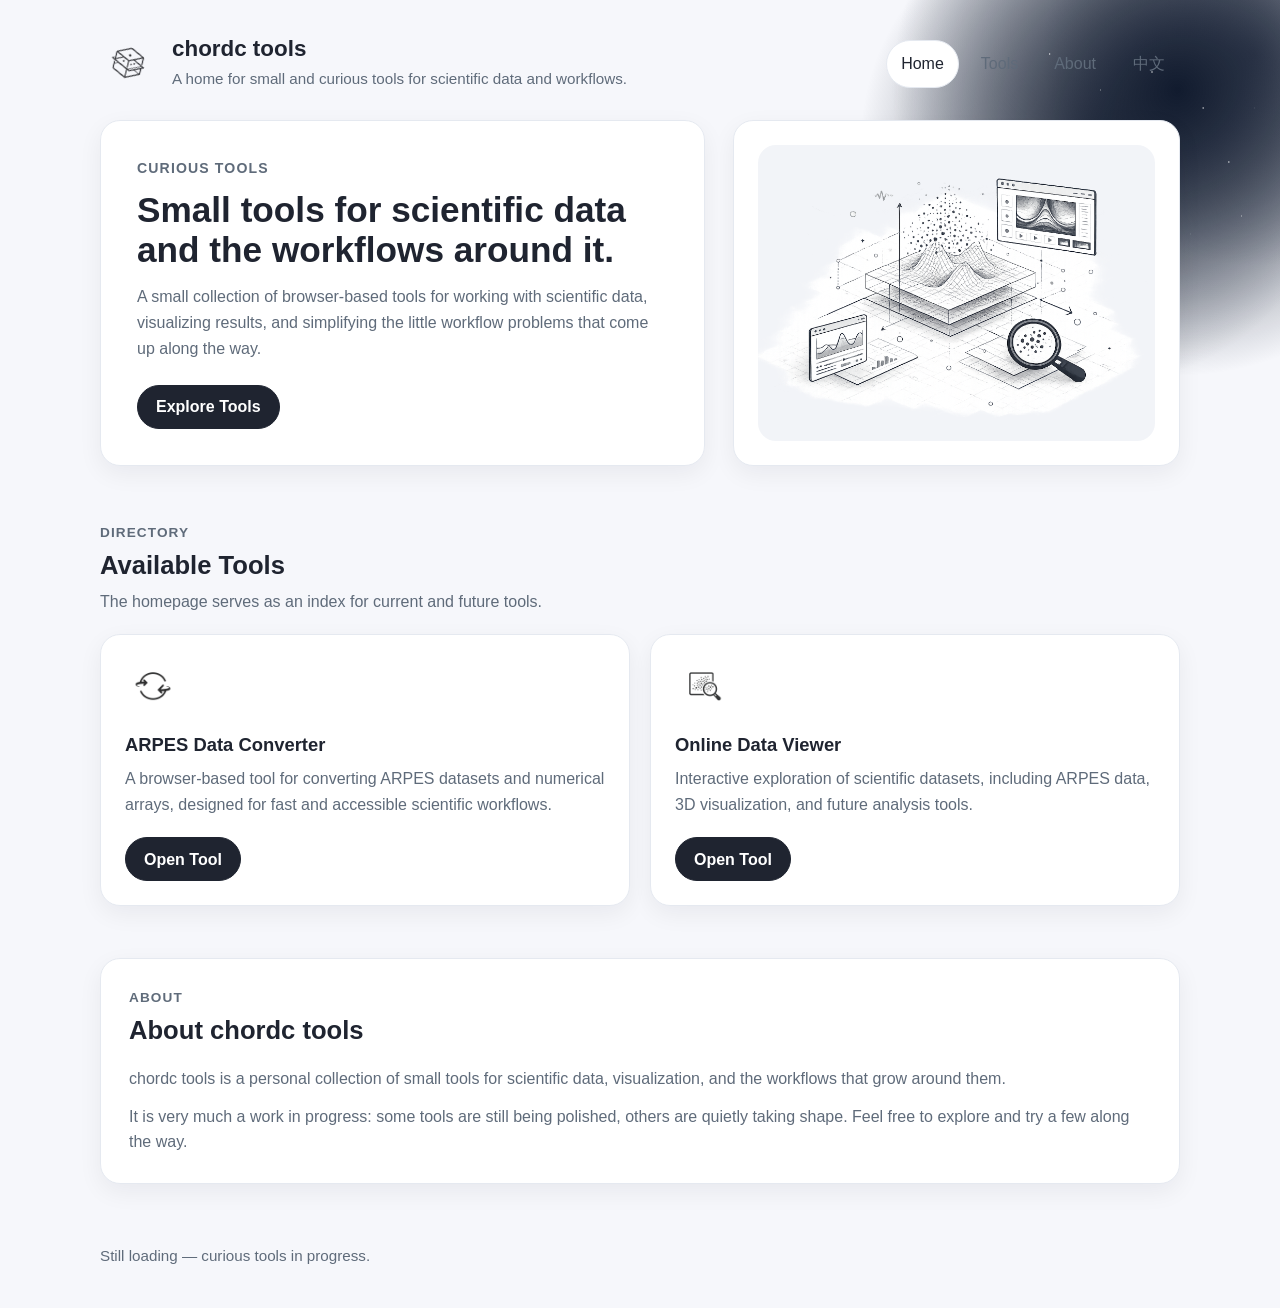
<file: index.html>
<!DOCTYPE html>
<html lang="en">
<head>
  <meta charset="UTF-8" />
  <meta name="viewport" content="width=device-width, initial-scale=1.0" />
  <title>Chordc Tools</title>
  <link rel="stylesheet" href="style.css" />
  <link rel="icon" type="image/png" href="logo.png" />
</head>
<body>
  <div class="sky-bg" aria-hidden="true">
    <div class="stars"></div>
    <div class="meteor meteor-1"></div>
    <div class="meteor meteor-2"></div>
    <div class="meteor meteor-3"></div>
    <div class="meteor meteor-4"></div>
  </div>

  <div class="site-shell">
    <header class="site-header">
      <div class="brand">
        <div class="brand-icon logo-rotator" aria-label="Site logo">
          <img id="site-logo" src="logo.png" alt="chordc tools logo" draggable="false" />
        </div>
        <div class="brand-text">
          <h1 data-en="chordc tools" data-zh="chordc tools">chordc tools</h1>
          <p
            class="site-tagline"
            data-en="A home for small and curious tools for scientific data and workflows."
            data-zh="一个收集科学数据与工作流相关有趣小工具的小站。"
          >
            A home for small and curious tools for scientific data and workflows.
          </p>
        </div>
      </div>

      <nav class="top-nav" aria-label="Main navigation">
        <a href="index.html" class="nav-link active" data-en="Home" data-zh="首页">Home</a>
        <a href="#tools" class="nav-link" data-en="Tools" data-zh="工具">Tools</a>
        <a href="#about" class="nav-link" data-en="About" data-zh="关于">About</a>
        <button id="lang-toggle" class="lang-toggle" type="button" aria-label="Switch language">
          中文
        </button>
      </nav>
    </header>

    <main>
      <section class="hero">
        <div class="hero-text">
          <p class="eyebrow" data-en="Curious Tools" data-zh="有趣小工具">Curious Tools</p>

          <h2
            class="hero-title"
            data-en="Small tools for scientific data and the workflows around it."
            data-zh="面向科学数据以及相关工作流的小工具。"
          >
            Small tools for scientific data and the workflows around it.
          </h2>

          <p
            class="hero-description"
            data-en="A small collection of browser-based tools for working with scientific data, visualizing results, and simplifying the little workflow problems that come up along the way."
            data-zh="这里收集了一些基于浏览器的小工具，用于处理科学数据、展示结果，并尽量简化研究过程中那些细碎却麻烦的工作流问题。"
          >
            A small collection of browser-based tools for working with scientific data,
            visualizing results, and simplifying the little workflow problems that come
            up along the way.
          </p>

          <div class="hero-actions">
            <a
              href="#tools"
              class="button button-primary"
              data-en="Explore Tools"
              data-zh="查看工具"
            >
              Explore Tools
            </a>
          </div>
        </div>

        <div class="hero-illustration" aria-label="Illustration">
          <div class="illustration-box">
            <img src="hero.png" alt="Abstract scientific data workflow illustration" />
          </div>
        </div>
      </section>

      <section class="section" id="tools">
        <div class="section-heading">
          <p class="section-label" data-en="Directory" data-zh="目录">Directory</p>
          <h3 data-en="Available Tools" data-zh="可用工具">Available Tools</h3>
          <p
            class="section-description"
            data-en="The homepage serves as an index for current and future tools."
            data-zh="这个主页用来索引当前以及未来会加入的小工具。"
          >
            The homepage serves as an index for current and future tools.
          </p>
        </div>

        <div class="tool-grid">
          <article class="tool-card">
            <div class="tool-card-icon" aria-label="Converter icon">
              <img src="icon1.png" alt="ARPES Data Converter icon" />
            </div>

            <div class="tool-card-body">
              <h4 data-en="ARPES Data Converter" data-zh="ARPES 数据转换工具">
                ARPES Data Converter
              </h4>
              <p
                data-en="A browser-based tool for converting ARPES datasets and numerical arrays, designed for fast and accessible scientific workflows."
                data-zh="一个基于浏览器的 ARPES 数据与数值数组转换工具，面向轻量、便捷的科学数据工作流。"
              >
                A browser-based tool for converting ARPES datasets and numerical arrays,
                designed for fast and accessible scientific workflows.
              </p>
            </div>

            <div class="tool-card-footer">
              <a
                href="converter.html"
                class="button button-primary"
                data-en="Open Tool"
                data-zh="打开工具"
              >
                Open Tool
              </a>
            </div>
          </article>

          <article class="tool-card">
            <div class="tool-card-icon" aria-label="Viewer icon">
              <img src="icon2.png" alt="Online Data Viewer icon" />
            </div>

            <div class="tool-card-body">
              <h4 data-en="Online Data Viewer" data-zh="在线数据查看器">
                Online Data Viewer
              </h4>
              <p
                data-en="Interactive exploration of scientific datasets, including ARPES data, 3D visualization, and future analysis tools."
                data-zh="用于交互式查看科学数据集，包括 ARPES 数据、三维可视化以及后续的分析工具。"
              >
                Interactive exploration of scientific datasets, including ARPES data,
                3D visualization, and future analysis tools.
              </p>
            </div>

            <div class="tool-card-footer">
              <a
                href="viewer.html"
                class="button button-primary"
                data-en="Open Tool"
                data-zh="打开工具"
              >
                Open Tool
              </a>
            </div>
          </article>
        </div>
      </section>

      <section class="section about-section" id="about">
        <div class="section-heading">
          <p class="section-label" data-en="About" data-zh="关于">About</p>
          <h3 data-en="About chordc tools" data-zh="关于 chordc tools">
            About chordc tools
          </h3>
        </div>

        <div class="about-content">
          <p
            data-en="chordc tools is a personal collection of small tools for scientific data, visualization, and the workflows that grow around them."
            data-zh="chordc tools 是一个个人小工具集合，围绕科学数据、结果可视化以及由此衍生出的各种工作流而逐步搭建。"
          >
            chordc tools is a personal collection of small tools for scientific data,
            visualization, and the workflows that grow around them.
          </p>

          <p
            data-en="It is very much a work in progress: some tools are still being polished, others are quietly taking shape. Feel free to explore and try a few along the way."
            data-zh="这里仍在持续完善中：有些工具还在不断打磨，有些也正在慢慢成形。欢迎随便逛逛，也试试其中几个。"
          >
            It is very much a work in progress: some tools are still being polished,
            others are quietly taking shape. Feel free to explore and try a few along the way.
          </p>
        </div>
      </section>
    </main>

    <footer class="site-footer">
      <p
        data-en="Still loading — curious tools in progress."
        data-zh="仍在加载中——有趣的小工具还在继续生长。"
      >
        Still loading — curious tools in progress.
      </p>
    </footer>
  </div>

  <script>
    const toggleBtn = document.getElementById("lang-toggle");
    const translatable = document.querySelectorAll("[data-en][data-zh]");

    function setLanguage(lang) {
      translatable.forEach((el) => {
        el.textContent = el.getAttribute(`data-${lang}`);
      });

      document.documentElement.lang = lang === "zh" ? "zh-CN" : "en";
      toggleBtn.textContent = lang === "zh" ? "English" : "中文";
      localStorage.setItem("site-lang", lang);
    }

    const savedLang = localStorage.getItem("site-lang") || "en";
    setLanguage(savedLang);

    toggleBtn.addEventListener("click", () => {
      const current = localStorage.getItem("site-lang") || "en";
      setLanguage(current === "en" ? "zh" : "en");
    });
    (() => {
    const logo = document.getElementById("site-logo");
    const wrapper = document.querySelector(".logo-rotator");
    if (!logo || !wrapper) return;

    let angle = 0;
    let autoSpeed = 0.30; // 自动旋转速度，单位：deg/frame
    let isDragging = false;
    let lastX = 0;
    let velocity = 0;
    let animationId = null;

    function render() {
      logo.style.transform = `rotate(${angle}deg)`;
    }

    function animate() {
      if (!isDragging) {
        angle += autoSpeed + velocity;
        velocity *= 0.95; // 松手后保留一点惯性，再慢慢减弱
        if (Math.abs(velocity) < 0.001) velocity = 0;
        render();
      }
      animationId = requestAnimationFrame(animate);
    }

    function onPointerDown(e) {
      isDragging = true;
      lastX = e.clientX;
      wrapper.classList.add("is-dragging");
      wrapper.setPointerCapture?.(e.pointerId);
    }

    function onPointerMove(e) {
      if (!isDragging) return;

      const dx = e.clientX - lastX;
      lastX = e.clientX;

      angle += dx * 2.2;   // 拖动灵敏度
      velocity = dx * 0.05;
      render();
    }

    function onPointerUp(e) {
      isDragging = false;
      wrapper.classList.remove("is-dragging");
      wrapper.releasePointerCapture?.(e.pointerId);
    }

    wrapper.addEventListener("pointerdown", onPointerDown);
    wrapper.addEventListener("pointermove", onPointerMove);
    wrapper.addEventListener("pointerup", onPointerUp);
    wrapper.addEventListener("pointercancel", onPointerUp);
    wrapper.addEventListener("lostpointercapture", onPointerUp);

    // 防止图片被浏览器默认拖走
    logo.addEventListener("dragstart", (e) => e.preventDefault());

    render();
    animate();
  })();
    </script>
</body>
</html>
</file>
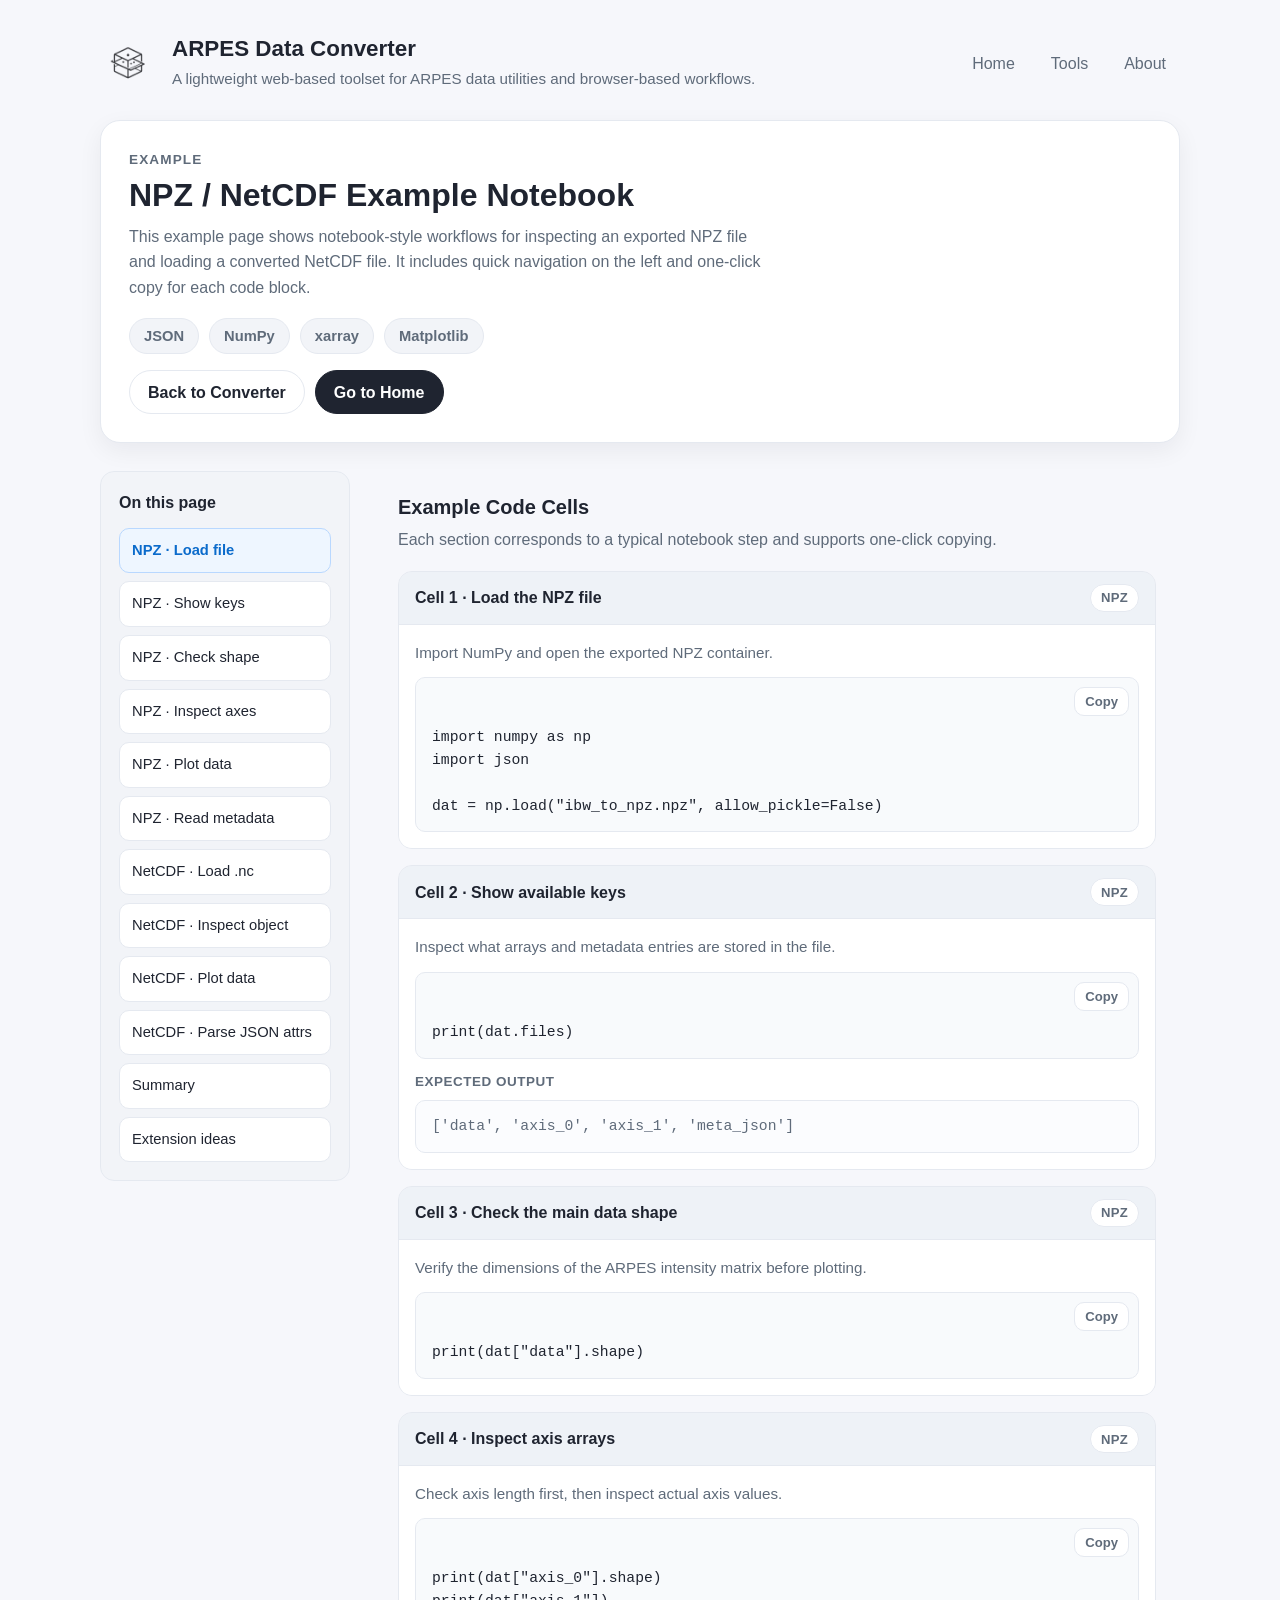
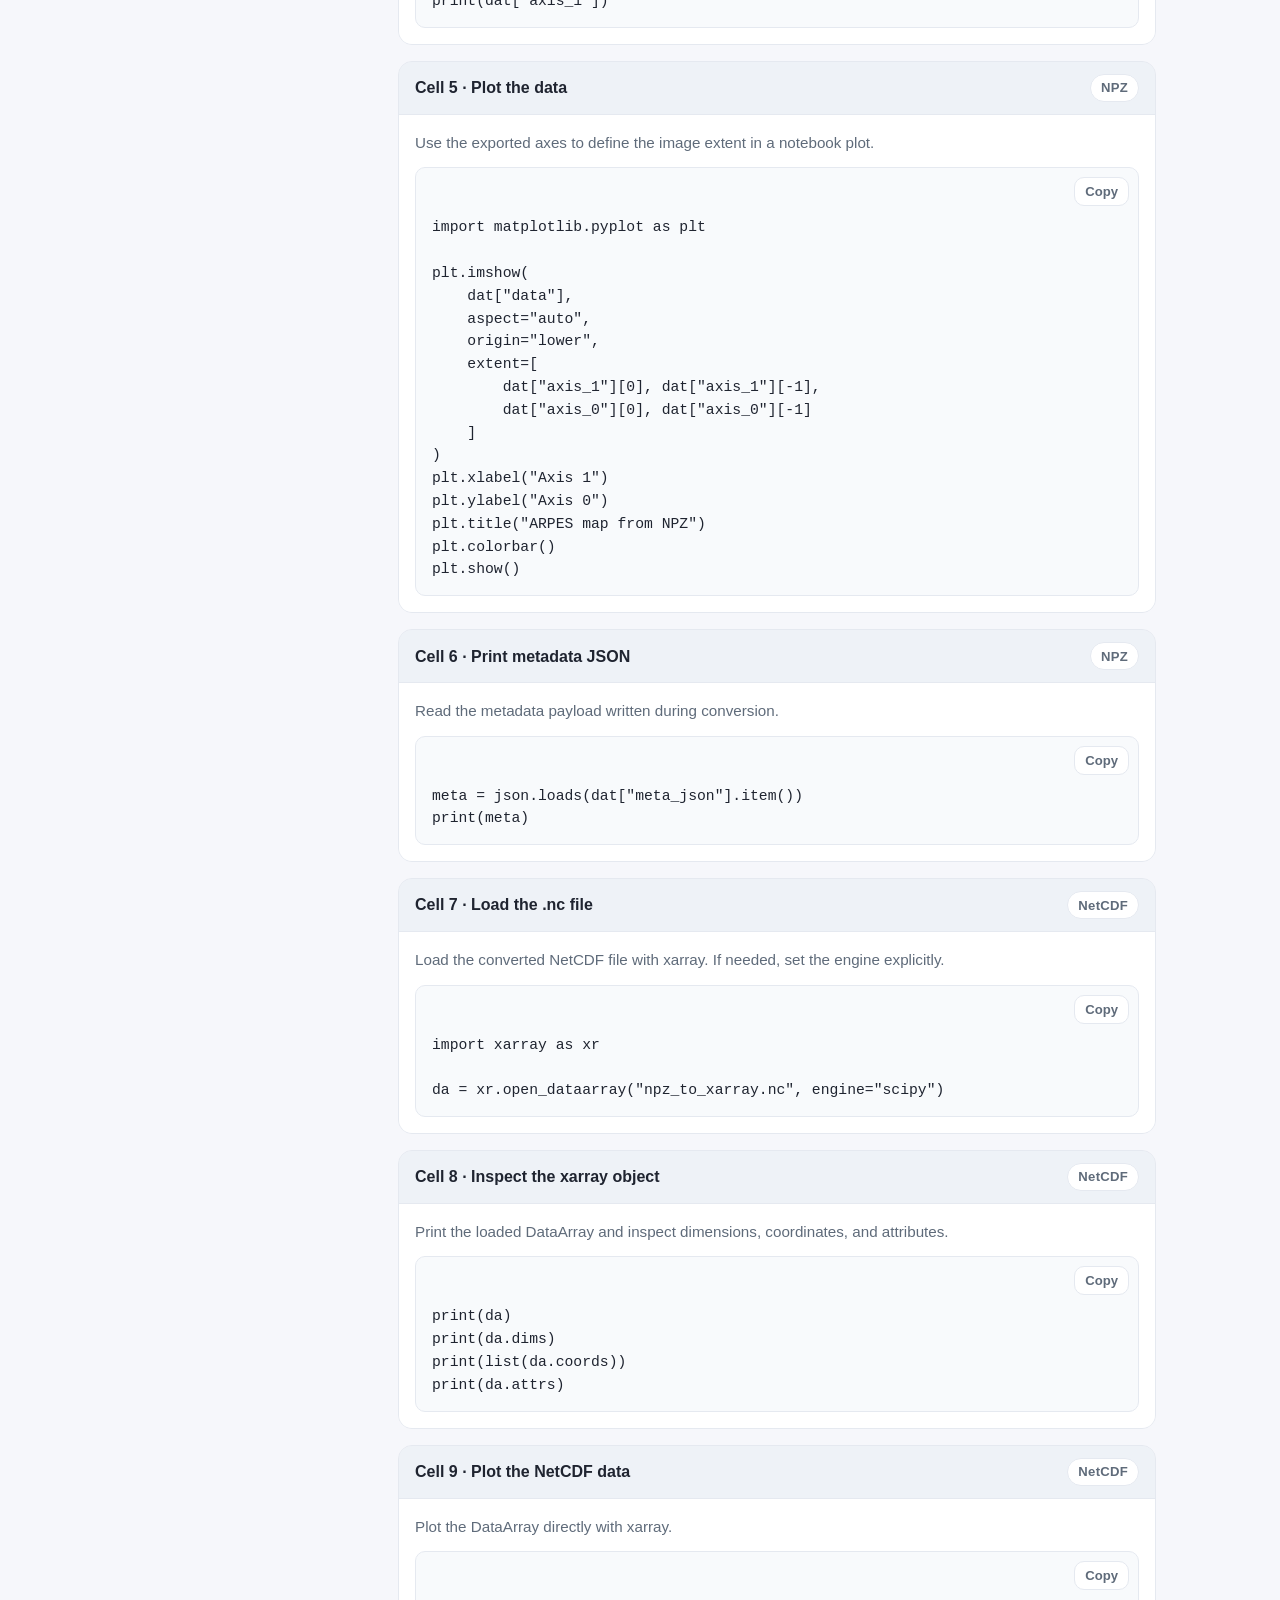
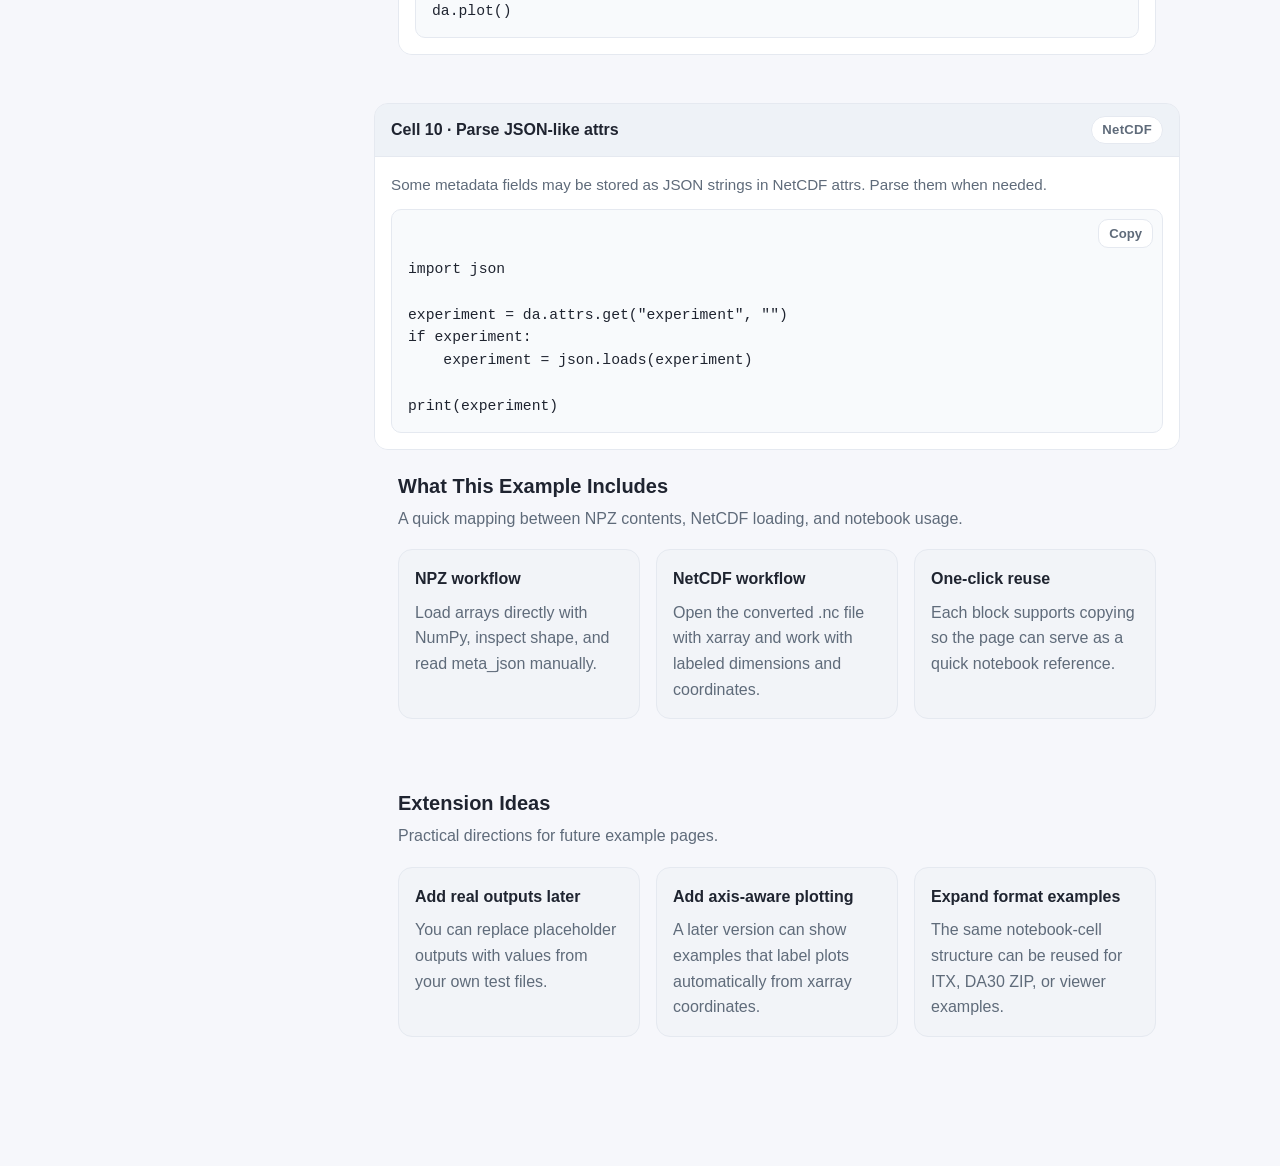
<file: example.html>
<!DOCTYPE html>
<html lang="en">
<head>
  <meta charset="UTF-8" />
  <meta name="viewport" content="width=device-width, initial-scale=1.0" />
  <title>NPZ / NetCDF Examples | ARPES Data Converter</title>
  <link rel="stylesheet" href="style.css" />
  <link rel="icon" type="image/png" href="logo.png" />
  <style>
    .example-layout {
      display: grid;
      grid-template-columns: 250px minmax(0, 1fr);
      gap: 24px;
      align-items: start;
    }

    .example-sidebar {
      position: sticky;
      top: 24px;
      padding: 18px;
      border: 1px solid var(--line);
      border-radius: var(--radius-md);
      background: var(--surface-muted);
    }

    .example-sidebar h3 {
      margin: 0 0 12px;
      font-size: 1rem;
    }

    .example-sidebar-nav {
      display: grid;
      gap: 8px;
    }

    .example-sidebar-nav a {
      display: block;
      padding: 10px 12px;
      border: 1px solid var(--line);
      border-radius: 10px;
      background: #fff;
      color: var(--text);
      text-decoration: none;
      font-size: 0.92rem;
      transition: 0.2s ease;
    }

    .example-sidebar-nav a:hover {
      background: #f3f6fb;
    }

    .example-sidebar-nav a.active {
      background: #eef6ff;
      border-color: #b9d8ff;
      color: #0b6bcb;
      font-weight: 700;
    }

    .example-content {
      min-width: 0;
    }

    .notebook-card,
    .example-summary,
    .example-tips {
      padding: 24px;
      margin-bottom: 24px;
    }

    .notebook-toolbar {
      display: flex;
      flex-wrap: wrap;
      gap: 10px;
      margin-top: 16px;
    }

    .notebook-cells {
      display: flex;
      flex-direction: column;
      gap: 16px;
    }

    .nb-cell {
      border: 1px solid var(--line);
      border-radius: var(--radius-md);
      background: var(--surface-muted);
      overflow: hidden;
      scroll-margin-top: 24px;
    }

    .nb-cell-header {
      display: flex;
      align-items: center;
      justify-content: space-between;
      gap: 12px;
      padding: 12px 16px;
      border-bottom: 1px solid var(--line);
      background: #eef2f7;
    }

    .nb-cell-title {
      margin: 0;
      font-size: 1rem;
      font-weight: 700;
    }

    .nb-cell-kind {
      display: inline-flex;
      align-items: center;
      min-height: 28px;
      padding: 0 10px;
      border-radius: 999px;
      border: 1px solid var(--line);
      background: #fff;
      color: var(--text-soft);
      font-size: 0.82rem;
      font-weight: 700;
      letter-spacing: 0.02em;
    }

    .nb-cell-body {
      padding: 16px;
      background: #fff;
    }

    .nb-cell-description {
      margin: 0 0 12px;
      color: var(--text-soft);
      font-size: 0.95rem;
    }

    .code-wrap {
      position: relative;
    }

    .copy-btn {
      position: absolute;
      top: 10px;
      right: 10px;
      z-index: 2;
      border: 1px solid var(--line);
      border-radius: 10px;
      background: #ffffff;
      color: var(--text-soft);
      padding: 6px 10px;
      font-size: 0.82rem;
      font-weight: 700;
      cursor: pointer;
      transition: 0.2s ease;
    }

    .copy-btn:hover {
      background: #f3f6fb;
      color: var(--text);
    }

    .copy-btn.copied {
      color: #0b6bcb;
      border-color: #b9d8ff;
      background: #eef6ff;
    }

    .code-block,
    .output-block {
      margin: 0;
      padding: 14px 16px;
      border: 1px solid var(--line);
      border-radius: var(--radius-sm);
      overflow: auto;
      white-space: pre-wrap;
      word-break: break-word;
      font-family: Consolas, "Courier New", monospace;
      font-size: 0.92rem;
      line-height: 1.55;
    }

    .code-block {
      background: #f8fafc;
      color: var(--text);
      padding-top: 48px;
    }

    .output-wrap {
      margin-top: 12px;
    }

    .output-label {
      margin: 0 0 8px;
      color: var(--text-soft);
      font-size: 0.84rem;
      font-weight: 700;
      letter-spacing: 0.04em;
      text-transform: uppercase;
    }

    .output-block {
      background: #fbfcfe;
      color: var(--text-soft);
    }

    .summary-grid,
    .tips-grid {
      display: grid;
      grid-template-columns: repeat(3, minmax(0, 1fr));
      gap: 16px;
    }

    .summary-item,
    .tips-item {
      padding: 16px;
      border: 1px solid var(--line);
      border-radius: var(--radius-md);
      background: var(--surface-muted);
    }

    .summary-item h4,
    .tips-item h4 {
      margin: 0 0 8px;
      font-size: 1rem;
    }

    .summary-item p,
    .tips-item p {
      margin: 0;
      color: var(--text-soft);
    }

    @media (max-width: 1100px) {
      .example-layout {
        grid-template-columns: 1fr;
      }

      .example-sidebar {
        position: static;
      }
    }

    @media (max-width: 920px) {
      .summary-grid,
      .tips-grid {
        grid-template-columns: 1fr;
      }
    }

    @media (max-width: 640px) {
      .notebook-card,
      .example-summary,
      .example-tips {
        padding: 20px;
      }

      .nb-cell-header {
        flex-direction: column;
        align-items: flex-start;
      }

      .copy-btn {
        top: 8px;
        right: 8px;
      }
    }
  </style>
</head>
<body>
  <div class="site-shell">
    <header class="site-header">
      <div class="brand">
        <a href="index.html" class="brand-link" aria-label="ARPES Data Converter home">
          <div class="brand-icon" aria-label="Site logo">
            <img src="logo.png" alt="ARPES Data Converter logo" />
          </div>
        </a>
        <div class="brand-text">
          <h1>ARPES Data Converter</h1>
          <p class="site-tagline">
            A lightweight web-based toolset for ARPES data utilities and browser-based workflows.
          </p>
        </div>
      </div>

      <nav class="top-nav" aria-label="Main navigation">
        <a href="index.html" class="nav-link">Home</a>
        <a href="index.html#tools" class="nav-link">Tools</a>
        <a href="index.html#about" class="nav-link">About</a>
      </nav>
    </header>

    <main>
      <section class="page-intro">
        <div class="page-intro-card">
          <p class="section-label">Example</p>
          <h2 class="page-title">NPZ / NetCDF Example Notebook</h2>
          <p class="page-description">
            This example page shows notebook-style workflows for inspecting an exported NPZ file
            and loading a converted NetCDF file. It includes quick navigation on the left and
            one-click copy for each code block.
          </p>

          <div class="page-intro-meta">
            <span class="meta-pill">JSON</span>
            <span class="meta-pill">NumPy</span>
            <span class="meta-pill">xarray</span>
            <span class="meta-pill">Matplotlib</span>
          </div>

          <div class="notebook-toolbar">
            <a href="converter.html" class="button button-secondary">Back to Converter</a>
            <a href="index.html" class="button button-primary">Go to Home</a>
          </div>
        </div>
      </section>

      <div class="example-layout">
        <aside class="example-sidebar">
          <h3>On this page</h3>
          <nav class="example-sidebar-nav" aria-label="Example contents">
            <a href="#npz-1">NPZ · Load file</a>
            <a href="#npz-2">NPZ · Show keys</a>
            <a href="#npz-3">NPZ · Check shape</a>
            <a href="#npz-4">NPZ · Inspect axes</a>
            <a href="#npz-5">NPZ · Plot data</a>
            <a href="#npz-6">NPZ · Read metadata</a>
            <a href="#nc-1">NetCDF · Load .nc</a>
            <a href="#nc-2">NetCDF · Inspect object</a>
            <a href="#nc-3">NetCDF · Plot data</a>
            <a href="#nc-4">NetCDF · Parse JSON attrs</a>
            <a href="#summary">Summary</a>
            <a href="#tips">Extension ideas</a>
          </nav>
        </aside>

        <div class="example-content">
          <section class="card notebook-card">
            <div class="panel-header">
              <h3>Example Code Cells</h3>
              <p>Each section corresponds to a typical notebook step and supports one-click copying.</p>
            </div>

            <div class="notebook-cells">
              <article class="nb-cell" id="npz-1">
                <div class="nb-cell-header">
                  <h4 class="nb-cell-title">Cell 1 · Load the NPZ file</h4>
                  <span class="nb-cell-kind">NPZ</span>
                </div>
                <div class="nb-cell-body">
                  <p class="nb-cell-description">
                    Import NumPy and open the exported NPZ container.
                  </p>
                  <div class="code-wrap">
                    <button class="copy-btn" type="button">Copy</button>
                    <pre class="code-block"><code>import numpy as np
import json

dat = np.load("ibw_to_npz.npz", allow_pickle=False)</code></pre>
                  </div>
                </div>
              </article>

              <article class="nb-cell" id="npz-2">
                <div class="nb-cell-header">
                  <h4 class="nb-cell-title">Cell 2 · Show available keys</h4>
                  <span class="nb-cell-kind">NPZ</span>
                </div>
                <div class="nb-cell-body">
                  <p class="nb-cell-description">
                    Inspect what arrays and metadata entries are stored in the file.
                  </p>
                  <div class="code-wrap">
                    <button class="copy-btn" type="button">Copy</button>
                    <pre class="code-block"><code>print(dat.files)</code></pre>
                  </div>
                  <div class="output-wrap">
                    <p class="output-label">Expected output</p>
                    <pre class="output-block">['data', 'axis_0', 'axis_1', 'meta_json']</pre>
                  </div>
                </div>
              </article>

              <article class="nb-cell" id="npz-3">
                <div class="nb-cell-header">
                  <h4 class="nb-cell-title">Cell 3 · Check the main data shape</h4>
                  <span class="nb-cell-kind">NPZ</span>
                </div>
                <div class="nb-cell-body">
                  <p class="nb-cell-description">
                    Verify the dimensions of the ARPES intensity matrix before plotting.
                  </p>
                  <div class="code-wrap">
                    <button class="copy-btn" type="button">Copy</button>
                    <pre class="code-block"><code>print(dat["data"].shape)</code></pre>
                  </div>
                </div>
              </article>

              <article class="nb-cell" id="npz-4">
                <div class="nb-cell-header">
                  <h4 class="nb-cell-title">Cell 4 · Inspect axis arrays</h4>
                  <span class="nb-cell-kind">NPZ</span>
                </div>
                <div class="nb-cell-body">
                  <p class="nb-cell-description">
                    Check axis length first, then inspect actual axis values.
                  </p>
                  <div class="code-wrap">
                    <button class="copy-btn" type="button">Copy</button>
                    <pre class="code-block"><code>print(dat["axis_0"].shape)
print(dat["axis_1"])</code></pre>
                  </div>
                </div>
              </article>

              <article class="nb-cell" id="npz-5">
                <div class="nb-cell-header">
                  <h4 class="nb-cell-title">Cell 5 · Plot the data</h4>
                  <span class="nb-cell-kind">NPZ</span>
                </div>
                <div class="nb-cell-body">
                  <p class="nb-cell-description">
                    Use the exported axes to define the image extent in a notebook plot.
                  </p>
                  <div class="code-wrap">
                    <button class="copy-btn" type="button">Copy</button>
                    <pre class="code-block"><code>import matplotlib.pyplot as plt

plt.imshow(
    dat["data"],
    aspect="auto",
    origin="lower",
    extent=[
        dat["axis_1"][0], dat["axis_1"][-1],
        dat["axis_0"][0], dat["axis_0"][-1]
    ]
)
plt.xlabel("Axis 1")
plt.ylabel("Axis 0")
plt.title("ARPES map from NPZ")
plt.colorbar()
plt.show()</code></pre>
                  </div>
                </div>
              </article>

              <article class="nb-cell" id="npz-6">
                <div class="nb-cell-header">
                  <h4 class="nb-cell-title">Cell 6 · Print metadata JSON</h4>
                  <span class="nb-cell-kind">NPZ</span>
                </div>
                <div class="nb-cell-body">
                  <p class="nb-cell-description">
                    Read the metadata payload written during conversion.
                  </p>
                  <div class="code-wrap">
                    <button class="copy-btn" type="button">Copy</button>
                    <pre class="code-block"><code>meta = json.loads(dat["meta_json"].item())
print(meta)</code></pre>
                  </div>
                </div>
              </article>

              <article class="nb-cell" id="nc-1">
                <div class="nb-cell-header">
                  <h4 class="nb-cell-title">Cell 7 · Load the .nc file</h4>
                  <span class="nb-cell-kind">NetCDF</span>
                </div>
                <div class="nb-cell-body">
                  <p class="nb-cell-description">
                    Load the converted NetCDF file with xarray. If needed, set the engine explicitly.
                  </p>
                  <div class="code-wrap">
                    <button class="copy-btn" type="button">Copy</button>
                    <pre class="code-block"><code>import xarray as xr

da = xr.open_dataarray("npz_to_xarray.nc", engine="scipy")</code></pre>
                  </div>
                </div>
              </article>

              <article class="nb-cell" id="nc-2">
                <div class="nb-cell-header">
                  <h4 class="nb-cell-title">Cell 8 · Inspect the xarray object</h4>
                  <span class="nb-cell-kind">NetCDF</span>
                </div>
                <div class="nb-cell-body">
                  <p class="nb-cell-description">
                    Print the loaded DataArray and inspect dimensions, coordinates, and attributes.
                  </p>
                  <div class="code-wrap">
                    <button class="copy-btn" type="button">Copy</button>
                    <pre class="code-block"><code>print(da)
print(da.dims)
print(list(da.coords))
print(da.attrs)</code></pre>
                  </div>
                </div>
              </article>

              <article class="nb-cell" id="nc-3">
                <div class="nb-cell-header">
                  <h4 class="nb-cell-title">Cell 9 · Plot the NetCDF data</h4>
                  <span class="nb-cell-kind">NetCDF</span>
                </div>
                <div class="nb-cell-body">
                  <p class="nb-cell-description">
                    Plot the DataArray directly with xarray.
                  </p>
                  <div class="code-wrap">
                    <button class="copy-btn" type="button">Copy</button>
                    <pre class="code-block"><code>da.plot()</code></pre>
                  </div>
                </div>
              </article>
            </div>
          </section>


              <article class="nb-cell" id="nc-4">
                <div class="nb-cell-header">
                  <h4 class="nb-cell-title">Cell 10 · Parse JSON-like attrs</h4>
                  <span class="nb-cell-kind">NetCDF</span>
                </div>
                <div class="nb-cell-body">
                  <p class="nb-cell-description">
                    Some metadata fields may be stored as JSON strings in NetCDF attrs. Parse them when needed.
                  </p>
                  <div class="code-wrap">
                    <button class="copy-btn" type="button">Copy</button>
                    <pre class="code-block"><code>import json

experiment = da.attrs.get("experiment", "")
if experiment:
    experiment = json.loads(experiment)

print(experiment)</code></pre>
                  </div>
                </div>
              </article>

          <section class="card example-summary" id="summary">
            <div class="panel-header">
              <h3>What This Example Includes</h3>
              <p>A quick mapping between NPZ contents, NetCDF loading, and notebook usage.</p>
            </div>

            <div class="summary-grid">
              <div class="summary-item">
                <h4>NPZ workflow</h4>
                <p>Load arrays directly with NumPy, inspect shape, and read meta_json manually.</p>
              </div>
              <div class="summary-item">
                <h4>NetCDF workflow</h4>
                <p>Open the converted .nc file with xarray and work with labeled dimensions and coordinates.</p>
              </div>
              <div class="summary-item">
                <h4>One-click reuse</h4>
                <p>Each block supports copying so the page can serve as a quick notebook reference.</p>
              </div>
            </div>
          </section>

          <section class="card example-tips" id="tips">
            <div class="panel-header">
              <h3>Extension Ideas</h3>
              <p>Practical directions for future example pages.</p>
            </div>

            <div class="tips-grid">
              <div class="tips-item">
                <h4>Add real outputs later</h4>
                <p>You can replace placeholder outputs with values from your own test files.</p>
              </div>
              <div class="tips-item">
                <h4>Add axis-aware plotting</h4>
                <p>A later version can show examples that label plots automatically from xarray coordinates.</p>
              </div>
              <div class="tips-item">
                <h4>Expand format examples</h4>
                <p>The same notebook-cell structure can be reused for ITX, DA30 ZIP, or viewer examples.</p>
              </div>
            </div>
          </section>
        </div>
      </div>
    </main>
  </div>

  
  <script>
    const navLinks = Array.from(document.querySelectorAll('.example-sidebar-nav a'));
    const sections = navLinks
      .map(link => document.querySelector(link.getAttribute('href')))
      .filter(Boolean);

    function setActiveLink() {
      const offset = 120;
      let currentId = sections[0]?.id || null;

      sections.forEach((section) => {
        const rect = section.getBoundingClientRect();
        if (rect.top - offset <= 0) {
          currentId = section.id;
        }
      });

      navLinks.forEach((link) => {
        const isActive = link.getAttribute('href') === `#${currentId}`;
        link.classList.toggle('active', isActive);
      });
    }

    document.querySelectorAll('.copy-btn').forEach((button) => {
      button.addEventListener('click', async () => {
        const code = button.parentElement.querySelector('code');
        if (!code) return;

        const text = code.innerText;
        const original = button.textContent;

        try {
          await navigator.clipboard.writeText(text);
          button.textContent = 'Copied';
          button.classList.add('copied');
          setTimeout(() => {
            button.textContent = original;
            button.classList.remove('copied');
          }, 1400);
        } catch (err) {
          button.textContent = 'Failed';
          setTimeout(() => {
            button.textContent = original;
          }, 1400);
        }
      });
    });

    setActiveLink();
    window.addEventListener('scroll', setActiveLink, { passive: true });
  </script>

</body>
</html>
</file>
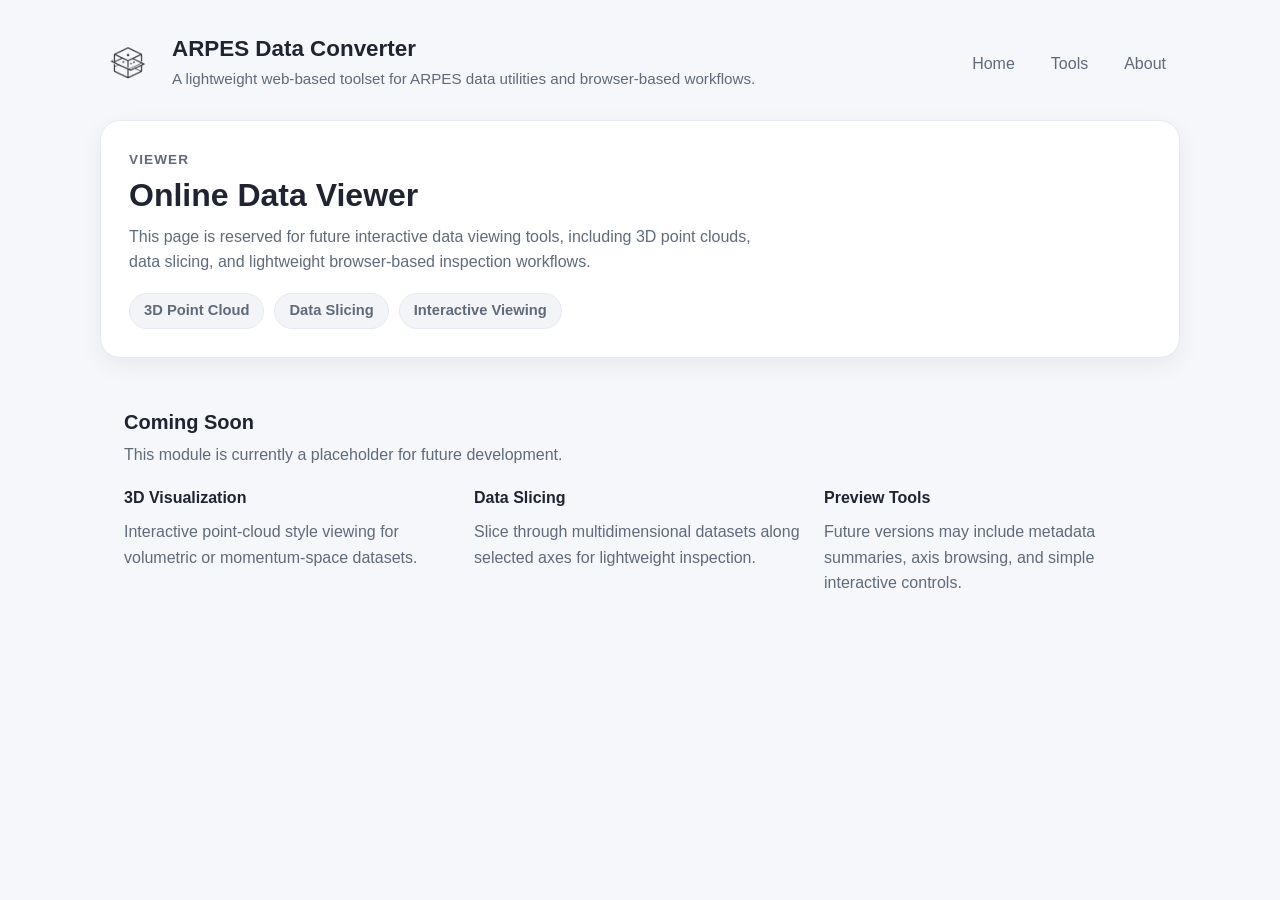
<file: viewer.html>
<!DOCTYPE html>
<html lang="en">
<head>
  <meta charset="UTF-8" />
  <meta name="viewport" content="width=device-width, initial-scale=1.0" />
  <title>Online Data Viewer</title>
  <link rel="stylesheet" href="style.css" />
  <link rel="icon" type="image/png" href="logo.png" />
</head>
<body>
  <div class="site-shell">
    <header class="site-header">
      <div class="brand">
        <a href="index.html" class="brand-link" aria-label="ARPES Data Converter home">
          <div class="brand-icon" aria-label="Site logo">
            <img src="logo.png" alt="ARPES Data Converter logo" />
          </div>
        </a>
        <div class="brand-text">
          <h1>ARPES Data Converter</h1>
          <p class="site-tagline">
            A lightweight web-based toolset for ARPES data utilities and browser-based workflows.
          </p>
        </div>
      </div>

      <nav class="top-nav" aria-label="Main navigation">
        <a href="index.html" class="nav-link">Home</a>
        <a href="index.html#tools" class="nav-link">Tools</a>
        <a href="index.html#about" class="nav-link">About</a>
      </nav>
    </header>

    <main>
      <section class="page-intro">
        <div class="page-intro-card">
          <p class="section-label">Viewer</p>
          <h2 class="page-title">Online Data Viewer</h2>
          <p class="page-description">
            This page is reserved for future interactive data viewing tools,
            including 3D point clouds, data slicing, and lightweight browser-based inspection workflows.
          </p>

          <div class="page-intro-meta">
            <span class="meta-pill">3D Point Cloud</span>
            <span class="meta-pill">Data Slicing</span>
            <span class="meta-pill">Interactive Viewing</span>
          </div>
        </div>
      </section>

      <section class="converter-notes card">
        <div class="panel-header">
          <h3>Coming Soon</h3>
          <p>This module is currently a placeholder for future development.</p>
        </div>

        <div class="notes-grid">
          <div class="note-item">
            <h4>3D Visualization</h4>
            <p>
              Interactive point-cloud style viewing for volumetric or momentum-space datasets.
            </p>
          </div>

          <div class="note-item">
            <h4>Data Slicing</h4>
            <p>
              Slice through multidimensional datasets along selected axes for lightweight inspection.
            </p>
          </div>

          <div class="note-item">
            <h4>Preview Tools</h4>
            <p>
              Future versions may include metadata summaries, axis browsing, and simple interactive controls.
            </p>
          </div>
        </div>
      </section>
    </main>
  </div>
</body>
</html>
</file>
<file: style.css>
* {
  box-sizing: border-box;
}

:root {
  --bg: #f6f7fb;
  --surface: #ffffff;
  --surface-muted: #f2f4f8;
  --text: #1f2430;
  --text-soft: #5f6b7a;
  --line: #e5e9f0;
  --shadow: 0 8px 24px rgba(15, 23, 42, 0.06);
  --radius-lg: 20px;
  --radius-md: 14px;
  --radius-sm: 10px;
  --max-width: 1120px;
}

html {
  scroll-behavior: smooth;
}

body {
  margin: 0;
  font-family: Arial, Helvetica, sans-serif;
  color: var(--text);
  background: var(--bg);
  line-height: 1.6;
}

a {
  color: inherit;
  text-decoration: none;
}

img {
  display: block;
  max-width: 100%;
}

.brand-icon img {
  width: 100%;
  height: 100%;
  object-fit: contain;
}

.tool-card-icon img {
  width: 100%;
  height: 100%;
  object-fit: contain;
}

.illustration-box img {
  width: 100%;
  height: 100%;
  object-fit: contain;
}

.site-shell {
  max-width: var(--max-width);
  margin: 0 auto;
  padding: 28px 20px 40px;
}

.site-header {
  display: flex;
  align-items: center;
  justify-content: space-between;
  gap: 24px;
  padding: 8px 0 28px;
}

.brand {
  display: flex;
  align-items: center;
  gap: 16px;
  min-width: 0;
}

.brand-icon {
  width: 56px;
  height: 56px;
  border-radius: 16px;
  background: transparent;
  border: none;
  box-shadow: none;
  display: flex;
  align-items: center;
  justify-content: center;
  flex-shrink: 0;
}

.brand-text h1 {
  margin: 0 0 4px;
  font-size: 1.4rem;
  line-height: 1.2;
}

.site-tagline {
  margin: 0;
  color: var(--text-soft);
  font-size: 0.95rem;
}

.top-nav {
  display: flex;
  align-items: center;
  gap: 8px;
  flex-wrap: wrap;
}

.nav-link {
  padding: 10px 14px;
  border-radius: 999px;
  color: var(--text-soft);
  transition: background 0.2s ease, color 0.2s ease;
}

.nav-link:hover,
.nav-link.active {
  background: var(--surface);
  color: var(--text);
  border: 1px solid var(--line);
}

.hero {
  display: grid;
  grid-template-columns: 1.15fr 0.85fr;
  gap: 28px;
  align-items: stretch;
  margin-bottom: 56px;
}

.hero-text,
.hero-illustration {
  background: var(--surface);
  border: 1px solid var(--line);
  border-radius: var(--radius-lg);
  box-shadow: var(--shadow);
}

.hero-text {
  padding: 36px;
  display: flex;
  flex-direction: column;
  justify-content: center;
}

.eyebrow {
  margin: 0 0 10px;
  color: var(--text-soft);
  font-size: 0.88rem;
  font-weight: 700;
  letter-spacing: 0.08em;
  text-transform: uppercase;
}

.hero-title {
  margin: 0 0 14px;
  font-size: 2.2rem;
  line-height: 1.15;
}

.hero-description {
  margin: 0;
  max-width: 58ch;
  color: var(--text-soft);
  font-size: 1rem;
}

.hero-actions {
  display: flex;
  gap: 12px;
  flex-wrap: wrap;
  margin-top: 24px;
}

.button {
  display: inline-flex;
  align-items: center;
  justify-content: center;
  min-height: 44px;
  padding: 0 18px;
  border-radius: 999px;
  border: 1px solid var(--line);
  font-weight: 600;
  transition: transform 0.15s ease, box-shadow 0.2s ease, background 0.2s ease;
}

.button:hover {
  transform: translateY(-1px);
  box-shadow: 0 6px 16px rgba(15, 23, 42, 0.08);
}

.button-primary {
  background: var(--text);
  color: #ffffff;
  border-color: var(--text);
}

.button-secondary {
  background: var(--surface);
  color: var(--text);
}

.hero-illustration {
  padding: 24px;
  display: flex;
  align-items: center;
  justify-content: center;
  min-height: 340px;
}

.illustration-box {
  width: 100%;
  height: 100%;
  min-height: 292px;
  border-radius: 18px;
  background: var(--surface-muted);
  display: flex;
  align-items: center;
  justify-content: center;
  overflow: hidden;
}

.section {
  margin-bottom: 52px;
}

.section-heading {
  margin-bottom: 20px;
}

.section-label {
  margin: 0 0 6px;
  color: var(--text-soft);
  font-size: 0.85rem;
  font-weight: 700;
  letter-spacing: 0.08em;
  text-transform: uppercase;
}

.section-heading h3 {
  margin: 0 0 8px;
  font-size: 1.6rem;
  line-height: 1.2;
}

.section-description {
  margin: 0;
  color: var(--text-soft);
}

.tool-grid {
  display: grid;
  grid-template-columns: repeat(2, minmax(0, 1fr));
  gap: 20px;
}

.tool-card {
  display: flex;
  flex-direction: column;
  min-height: 260px;
  padding: 24px;
  background: var(--surface);
  border: 1px solid var(--line);
  border-radius: var(--radius-lg);
  box-shadow: var(--shadow);
}

.tool-card-icon {
  width: 56px;
  height: 56px;
  margin-bottom: 18px;
  border-radius: 16px;
  background: transparent;
  border: none;
  display: flex;
  align-items: center;
  justify-content: center;
}

.tool-card-body {
  flex: 1;
}

.tool-card-body h4 {
  margin: 0 0 10px;
  font-size: 1.15rem;
  line-height: 1.25;
}

.tool-card-body p {
  margin: 0;
  color: var(--text-soft);
}

.tool-card-footer {
  margin-top: 20px;
}

.tool-card-disabled {
  opacity: 0.92;
}

.coming-soon {
  display: inline-block;
  padding: 10px 14px;
  border-radius: 999px;
  background: var(--surface-muted);
  color: var(--text-soft);
  border: 1px solid var(--line);
  font-weight: 600;
}

.about-section {
  padding: 28px;
  background: var(--surface);
  border: 1px solid var(--line);
  border-radius: var(--radius-lg);
  box-shadow: var(--shadow);
}

.about-content p {
  margin: 0 0 12px;
  color: var(--text-soft);
}

.about-content p:last-child {
  margin-bottom: 0;
}

.site-footer {
  padding-top: 8px;
  color: var(--text-soft);
  font-size: 0.95rem;
}

.site-footer p {
  margin: 0;
}

@media (max-width: 920px) {
  .site-header {
    flex-direction: column;
    align-items: flex-start;
  }

  .hero {
    grid-template-columns: 1fr;
  }

  .tool-grid {
    grid-template-columns: 1fr;
  }
}

@media (max-width: 640px) {
  .site-shell {
    padding: 20px 14px 32px;
  }

  .brand {
    align-items: flex-start;
  }

  .brand-icon {
    width: 48px;
    height: 48px;
    border-radius: 14px;
  }

  .brand-text h1 {
    font-size: 1.2rem;
  }

  .hero-text,
  .hero-illustration,
  .tool-card,
  .about-section {
    padding: 20px;
  }

  .hero-title {
    font-size: 1.7rem;
  }

  .hero-illustration {
    min-height: 220px;
  }

  .illustration-box {
    min-height: 180px;
  }
}

.page-intro {
  margin-bottom: 28px;
}

.page-intro-card {
  background: var(--surface);
  border: 1px solid var(--line);
  border-radius: var(--radius-lg);
  box-shadow: var(--shadow);
  padding: 28px;
}

.page-title {
  margin: 0 0 10px;
  font-size: 2rem;
  line-height: 1.15;
}

.page-description {
  margin: 0;
  max-width: 72ch;
  color: var(--text-soft);
}

.page-intro-meta {
  display: flex;
  flex-wrap: wrap;
  gap: 10px;
  margin-top: 18px;
}

.meta-pill {
  display: inline-flex;
  align-items: center;
  min-height: 36px;
  padding: 0 14px;
  border-radius: 999px;
  background: var(--surface-muted);
  border: 1px solid var(--line);
  color: var(--text-soft);
  font-size: 0.92rem;
  font-weight: 600;
}

.converter-layout {
  display: grid;
  grid-template-columns: 1.2fr 0.8fr;
  gap: 20px;
  margin-bottom: 24px;
}

.converter-panel {
  padding: 24px;
}

.panel-header {
  margin-bottom: 18px;
}

.panel-header h3 {
  margin: 0 0 8px;
  font-size: 1.25rem;
  line-height: 1.2;
}

.panel-header p {
  margin: 0;
  color: var(--text-soft);
}

.upload-dropzone {
  display: flex;
  flex-direction: column;
  align-items: center;
  justify-content: center;
  min-height: 240px;
  padding: 24px;
  margin-bottom: 18px;
  border-radius: var(--radius-lg);
  border: 1px dashed #cfd6e2;
  background: var(--surface-muted);
  text-align: center;
}

.upload-dropzone-icon {
  width: 56px;
  height: 56px;
  margin-bottom: 14px;
  display: flex;
  align-items: center;
  justify-content: center;
}

.upload-dropzone-icon img {
  width: 100%;
  height: 100%;
  object-fit: contain;
}

.upload-title {
  margin: 0 0 6px;
  font-size: 1.05rem;
  font-weight: 700;
}

.upload-subtitle {
  margin: 0 0 16px;
  max-width: 42ch;
  color: var(--text-soft);
}

.file-input-hidden {
  display: none;
}

.form-grid {
  display: grid;
  grid-template-columns: repeat(2, minmax(0, 1fr));
  gap: 16px;
  margin-bottom: 18px;
}

.form-group {
  display: flex;
  flex-direction: column;
}

.form-group label {
  display: block;
  margin: 0 0 8px;
  font-weight: 600;
}

.form-group input,
.form-group select,
.form-group textarea {
  width: 100%;
  padding: 11px 12px;
  border: 1px solid var(--line);
  border-radius: var(--radius-sm);
  background: #fff;
  color: var(--text);
  font: inherit;
}

.form-group textarea {
  resize: vertical;
  min-height: 108px;
}

.advanced-options {
  margin-bottom: 18px;
  border: 1px solid var(--line);
  border-radius: var(--radius-md);
  background: #fff;
  overflow: hidden;
}

.advanced-options summary {
  cursor: pointer;
  list-style: none;
  padding: 14px 16px;
  font-weight: 600;
  user-select: none;
}

.advanced-options summary::-webkit-details-marker {
  display: none;
}

.advanced-options-body {
  padding: 0 16px 16px;
  border-top: 1px solid var(--line);
}

.panel-actions {
  display: flex;
  align-items: center;
  gap: 12px;
}

.status-block + .status-block {
  margin-top: 16px;
}

.status-block h4 {
  margin: 0 0 8px;
  font-size: 1rem;
}

.download-block {
  margin-top: 18px;
}

.conversion-paths,
.converter-notes {
  padding: 24px;
  margin-bottom: 24px;
}

.path-grid {
  display: flex;
  flex-wrap: wrap;
  gap: 12px;
}

.path-pill {
  display: inline-flex;
  align-items: center;
  min-height: 40px;
  padding: 0 16px;
  border-radius: 999px;
  background: var(--surface-muted);
  border: 1px solid var(--line);
  color: var(--text);
  font-weight: 600;
}

.notes-grid {
  display: grid;
  grid-template-columns: repeat(3, minmax(0, 1fr));
  gap: 18px;
}

.note-item h4 {
  margin: 0 0 8px;
  font-size: 1rem;
}

.note-item p {
  margin: 0;
  color: var(--text-soft);
}

.brand-link {
  display: flex;
  align-items: center;
  color: inherit;
}

@media (max-width: 920px) {
  .converter-layout {
    grid-template-columns: 1fr;
  }

  .notes-grid {
    grid-template-columns: 1fr;
  }
}

@media (max-width: 640px) {
  .page-intro-card,
  .converter-panel,
  .conversion-paths,
  .converter-notes {
    padding: 20px;
  }

  .page-title {
    font-size: 1.65rem;
  }

  .form-grid {
    grid-template-columns: 1fr;
  }

  .upload-dropzone {
    min-height: 200px;
    padding: 20px;
  }
}
.upload-dropzone.is-dragover {
  border-color: var(--text);
  background: #eef2f7;
}
#fileInfoBox,
#logBox,
#metaBox {
  max-width: 100%;
  overflow: auto;
  white-space: pre-wrap;
  word-break: break-word;
}

#logBox {
  min-height: 120px;
  max-height: 180px;
}

#metaBox {
  min-height: 160px;
  max-height: 260px;
}

.custom-metadata-list {
  display: flex;
  flex-direction: column;
  gap: 12px;
  margin-top: 12px;
}

.custom-metadata-row {
  display: grid;
  grid-template-columns: 1.2fr 0.85fr 1.2fr auto;
  gap: 12px;
  align-items: center;
}

.custom-metadata-row input,
.custom-metadata-row select {
  min-width: 0;
}

.custom-metadata-actions {
  margin-top: 12px;
  display: flex;
  flex-wrap: wrap;
  gap: 10px;
}

.custom-metadata-remove {
  white-space: nowrap;
}

.advanced-help-text {
  margin: 10px 0 0;
  color: var(--text-soft);
  font-size: 0.92rem;
}

@media (max-width: 640px) {
  .custom-metadata-row {
    grid-template-columns: 1fr;
  }

  .custom-metadata-remove {
    width: 100%;
  }
}

/* --- Refined result panel --- */
.converter-output-card {
  background: transparent;
  border: none;
  box-shadow: none;
  padding: 0;
}

.result-panel-header {
  margin-bottom: 14px;
}

.result-stack {
  display: grid;
  gap: 14px;
}

.result-card {
  padding: 18px;
  border: 1px solid var(--line);
  border-radius: var(--radius-lg);
  background: var(--surface);
  box-shadow: var(--shadow);
}

.result-card-header {
  margin-bottom: 12px;
}

.result-card-header h4 {
  margin: 0;
  font-size: 1rem;
  line-height: 1.2;
}

.result-card-status {
  padding-bottom: 16px;
}

.result-status-card {
  margin-bottom: 0;
  padding: 0;
  border: none;
  border-radius: 0;
  background: transparent;
}

.result-status-top {
  display: flex;
  align-items: flex-start;
  gap: 12px;
  flex-wrap: nowrap;
}

.result-badge {
  flex-shrink: 0;
  display: inline-flex;
  align-items: center;
  justify-content: center;
  min-width: 68px;
  min-height: 34px;
  padding: 0 12px;
  border-radius: 999px;
  border: 1px solid var(--line);
  background: var(--surface-muted);
  font-size: 0.88rem;
  font-weight: 700;
}

.result-status-text {
  color: var(--text-soft);
  font-weight: 600;
  line-height: 1.55;
  padding-top: 5px;
}

.result-grid-compact {
  grid-template-columns: repeat(2, minmax(0, 1fr));
  gap: 16px;
}

.result-item {
  min-height: 64px;
  padding: 8px 14px;
  margin-bottom: 8px;
  border: 1px solid var(--line);
  border-radius: var(--radius-md);
  background: var(--surface-muted);
}

.result-item-wide {
  grid-column: span 2;
}

.result-label {
  display: block;
  margin-bottom: 7px;
  color: var(--text-soft);
  font-size: 0.8rem;
  font-weight: 700;
  letter-spacing: 0.02em;
  text-transform: uppercase;
}

.result-value {
  display: block;
  font-size: 0.98rem;
  font-weight: 600;
  line-height: 1.35;
  word-break: break-word;
}

.result-actions {
  display: flex;
  align-items: center;
  gap: 12px;
}

.technical-details {
  margin-top: 20px;
  background: var(--surface);
}

#logBox,
#metaBox {
  padding: 12px 14px;
  border: 1px solid var(--line);
  border-radius: var(--radius-sm);
  background: var(--surface-muted);
}

@media (max-width: 920px) {
  .converter-output-card {
    padding: 0;
  }
}

@media (max-width: 640px) {
  .result-status-top {
    flex-wrap: wrap;
  }

  .result-grid-compact {
    grid-template-columns: 1fr;
  }

  .result-item-wide {
    grid-column: auto;
  }
}

.ack-strip {
  margin: 28px -20px 0;
  padding: 0 20px;
  border-top: 1px solid var(--line);
  border-bottom: 1px solid var(--line);
  background: var(--surface);
}

.ack-strip-inner {
  min-height: 64px;
  display: flex;
  align-items: center;
  justify-content: center;
  gap: 16px;
  padding: 14px 0;
}

.ack-strip-label {
  flex: 0 0 auto;
  font-size: 12px;
  font-weight: 700;
  letter-spacing: 0.08em;
  text-transform: uppercase;
  color: var(--text-soft);
  white-space: nowrap;
}

.ack-strip-list {
  display: flex;
  align-items: center;
  justify-content: center;
  flex-wrap: wrap;
  gap: 0;
  min-width: 0;
}

.ack-strip-list a {
  position: relative;
  display: inline-flex;
  align-items: center;
  color: var(--text);
  text-decoration: none;
  font-size: 14px;
  font-weight: 600;
  line-height: 1;
  padding: 0 18px;
  opacity: 0.9;
  transition: opacity 0.18s ease, color 0.18s ease;
}

.ack-strip-list a:hover {
  color: var(--text);
  opacity: 1;
}

.ack-strip-list a + a::before {
  content: "•";
  position: absolute;
  left: 0;
  top: 50%;
  transform: translateY(-52%);
  color: #c5ccd8;
  font-size: 13px;
  font-weight: 400;
}

@media (max-width: 640px) {
  .ack-strip {
    margin: 24px -14px 0;
    padding: 0 14px;
  }

  .ack-strip-inner {
    flex-direction: column;
    align-items: center;
    gap: 10px;
    min-height: auto;
    padding: 14px 0;
  }

  .ack-strip-list a {
    padding: 0 12px;
    font-size: 13px;
  }
}

/* ===== Language toggle button ===== */
.lang-toggle {
  appearance: none;
  -webkit-appearance: none;
  margin: 0;
  padding: 10px 14px;
  border: 1px solid transparent;
  border-radius: 999px;
  background: transparent;
  color: var(--text-soft);
  font: inherit;
  line-height: 1.2;
  text-decoration: none;
  box-sizing: border-box;
  display: inline-block;
  vertical-align: middle;
  cursor: pointer;
  white-space: nowrap;
  transition: background 0.2s ease, color 0.2s ease, border-color 0.2s ease;
}

.lang-toggle:hover,
.lang-toggle:focus-visible {
  background: var(--surface);
  color: var(--text);
  border-color: var(--line);
  outline: none;
}

.lang-toggle:active {
  background: var(--surface);
  color: var(--text);
  border-color: var(--line);
  transform: none;
}

/* ===== Rotating logo ===== */
.logo-rotator {
  position: relative;
  display: inline-flex;
  align-items: center;
  justify-content: center;
  cursor: grab;
  user-select: none;
}

.logo-rotator:active {
  cursor: grabbing;
}

.logo-rotator img {
  display: block;
  transform: rotate(0deg);
  transform-origin: center center;
  will-change: transform;
  user-select: none;
  pointer-events: auto;
}

.logo-rotator.is-dragging img {
  transition: none;
}

/* ===== Animated night sky background ===== */
body {
  position: relative;
  overflow-x: hidden;
}

.sky-bg {
  position: fixed;
  inset: 0;
  z-index: -2;
  pointer-events: none;
  overflow: hidden;
  background:
    radial-gradient(circle at 92% 10%, rgba(10, 20, 40, 0.92), transparent 20%),
    radial-gradient(circle at 86% 16%, rgba(8, 18, 36, 0.72), transparent 18%),
    radial-gradient(circle at 98% 6%, rgba(16, 28, 52, 0.56), transparent 14%);
}

.stars {
  position: absolute;
  inset: 0;
  opacity: 0.95;
  background-image:
    radial-gradient(2px 2px at 82% 6%, rgba(255,255,255,0.98), transparent 58%),
    radial-gradient(1.5px 1.5px at 86% 10%, rgba(255,255,255,0.82), transparent 58%),
    radial-gradient(2px 2px at 90% 8%, rgba(255,255,255,0.96), transparent 58%),
    radial-gradient(2px 2px at 94% 12%, rgba(255,255,255,0.92), transparent 58%),
    radial-gradient(1.5px 1.5px at 88% 16%, rgba(255,255,255,0.80), transparent 58%),
    radial-gradient(2px 2px at 96% 18%, rgba(255,255,255,0.95), transparent 58%),
    radial-gradient(1.5px 1.5px at 84% 20%, rgba(255,255,255,0.78), transparent 58%),
    radial-gradient(2px 2px at 91% 22%, rgba(255,255,255,0.90), transparent 58%),
    radial-gradient(1.5px 1.5px at 97% 24%, rgba(255,255,255,0.76), transparent 58%),
    radial-gradient(2px 2px at 86% 28%, rgba(255,255,255,0.94), transparent 58%),
    radial-gradient(1.5px 1.5px at 92% 30%, rgba(255,255,255,0.82), transparent 58%);
  animation: star-twinkle 8s ease-in-out infinite alternate;
}

.stars::after {
  content: "";
  position: absolute;
  inset: 0;
  opacity: 0.62;
  background-image:
    radial-gradient(1px 1px at 84% 8%, rgba(255,255,255,0.9), transparent 60%),
    radial-gradient(1px 1px at 89% 14%, rgba(255,255,255,0.8), transparent 60%),
    radial-gradient(1px 1px at 95% 18%, rgba(255,255,255,0.85), transparent 60%),
    radial-gradient(1px 1px at 87% 22%, rgba(255,255,255,0.78), transparent 60%),
    radial-gradient(1px 1px at 93% 26%, rgba(255,255,255,0.82), transparent 60%),
    radial-gradient(1px 1px at 98% 12%, rgba(255,255,255,0.76), transparent 60%);
  animation: star-twinkle 11s ease-in-out infinite alternate-reverse;
}

.meteor {
  position: absolute;
  top: -10%;
  left: 110%;
  width: 180px;
  height: 2px;
  border-radius: 999px;
  background: linear-gradient(
    90deg,
    rgba(255,255,255,0),
    rgba(255,255,255,0.95),
    rgba(150,190,255,0.0)
  );
  box-shadow:
    0 0 10px rgba(255,255,255,0.5),
    0 0 18px rgba(120,170,255,0.35);
  transform: rotate(-25deg);
  opacity: 0;
}

.meteor::before {
  content: "";
  position: absolute;
  right: 0;
  top: 50%;
  width: 10px;
  height: 10px;
  transform: translateY(-50%);
  border-radius: 50%;
  background: rgba(255,255,255,0.95);
  box-shadow: 0 0 14px rgba(180,210,255,0.7);
}

.meteor-1 {
  top: 4%;
  animation: meteor-fall 10s linear infinite;
  animation-delay: 0s;
}

.meteor-2 {
  top: 8%;
  animation: meteor-fall 13s linear infinite;
  animation-delay: 2.5s;
}

.meteor-3 {
  top: 12%;
  animation: meteor-fall 11s linear infinite;
  animation-delay: 5.2s;
}

.meteor-4 {
  top: 6%;
  animation: meteor-fall 15s linear infinite;
  animation-delay: 8s;
}

@keyframes meteor-fall {
  0% {
    transform: translate3d(0, 0, 0) rotate(-28deg);
    opacity: 0;
  }
  6% {
    opacity: 0.9;
  }
  22% {
    transform: translate3d(-34vw, 18vh, 0) rotate(-28deg);
    opacity: 0.9;
  }
  34% {
    opacity: 0;
  }
  100% {
    transform: translate3d(-60vw, 30vh, 0) rotate(-28deg);
    opacity: 0;
  }
}

.site-shell {
  position: relative;
  z-index: 1;
}
</file>
